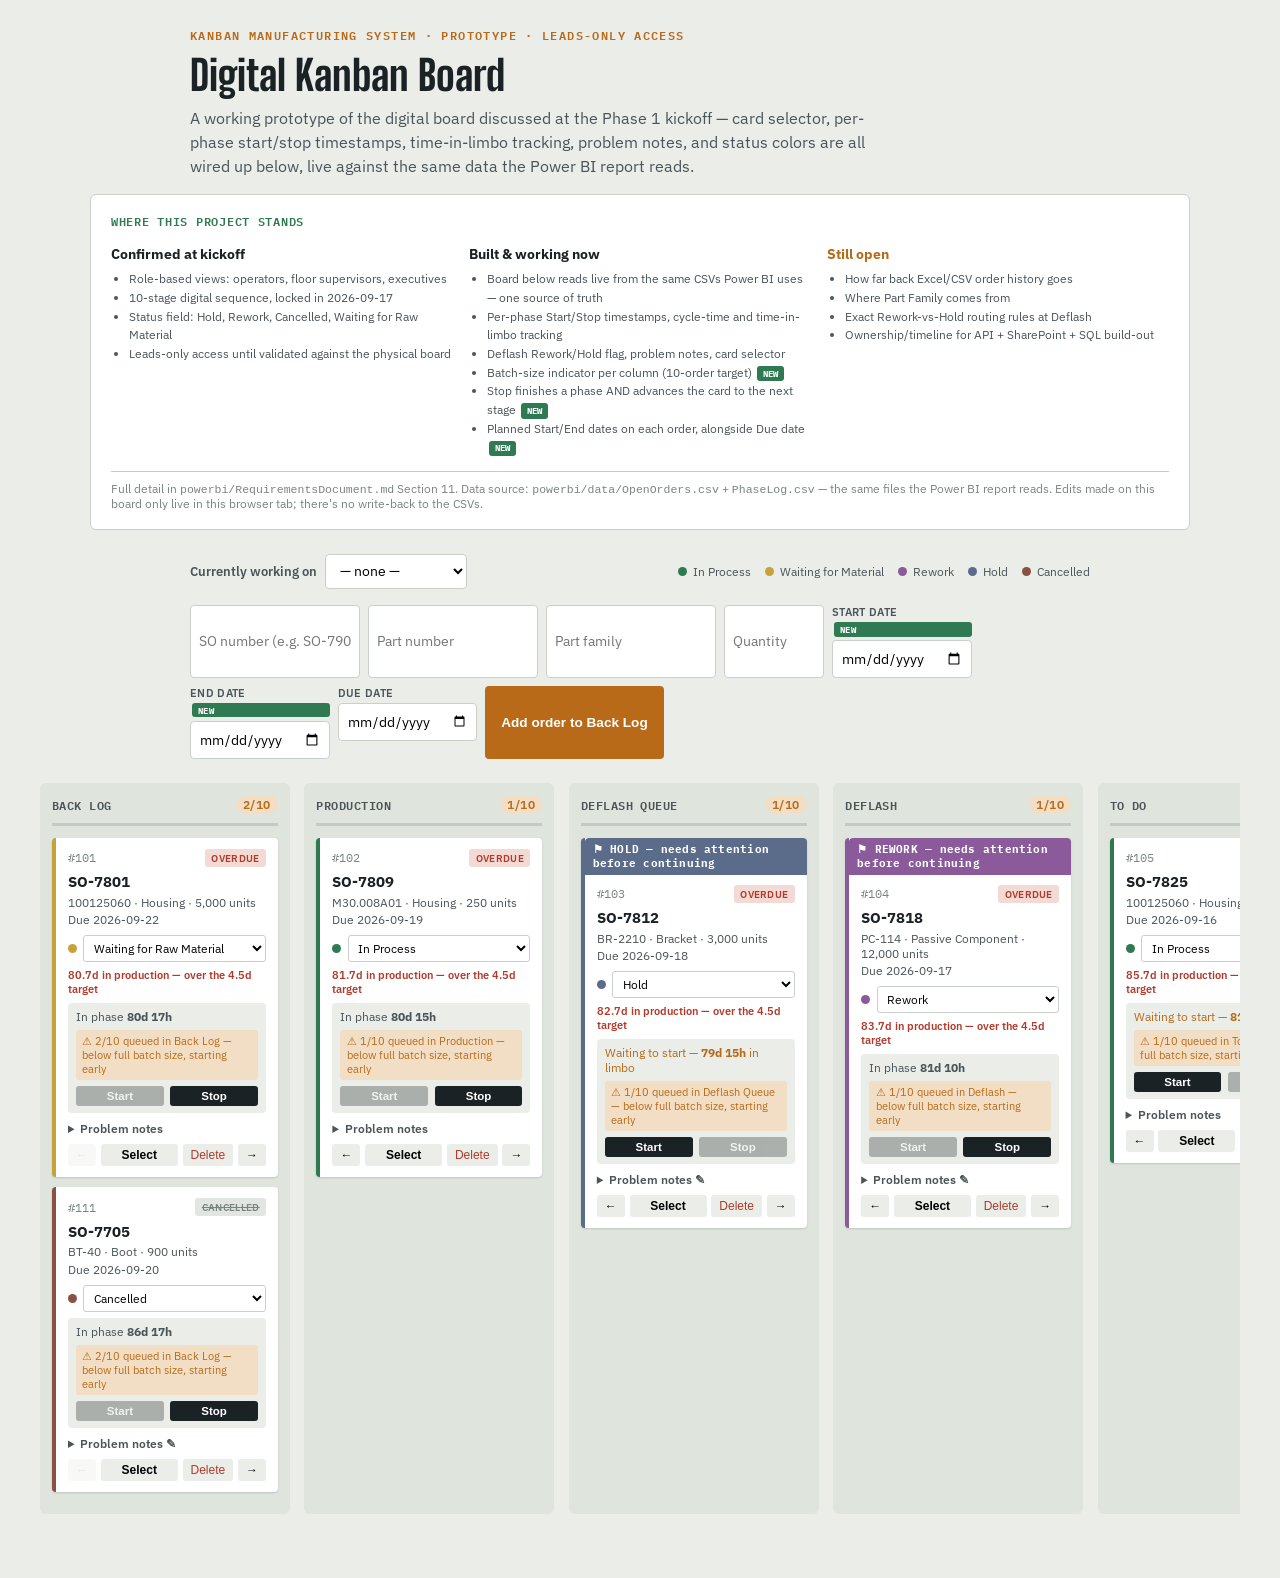
<file: index.html>
<!DOCTYPE html>
<html lang="en">
<head>
  <meta charset="UTF-8">
  <title>Kanban Manufacturing System Digital Board</title>
  <link rel="preconnect" href="https://fonts.googleapis.com">
  <link rel="stylesheet" href="https://fonts.googleapis.com/css2?family=Big+Shoulders+Display:wght@700;800&family=IBM+Plex+Sans:wght@400;500;600&family=IBM+Plex+Mono:wght@500;600&display=swap">
  <link rel="stylesheet" href="styles.css">
</head>
<body>

  <header>
    <span class="eyebrow">Kanban Manufacturing System &middot; Prototype &middot; Leads-only access</span>
    <h1>Digital Kanban Board</h1>
    <p>A working prototype of the digital board discussed at the Phase 1 kickoff &mdash; card selector, per-phase start/stop timestamps, time-in-limbo tracking, problem notes, and status colors are all wired up below, live against the same data the Power BI report reads.</p>
  </header>

  <section class="status-panel">
    <h2>Where this project stands</h2>
    <div class="status-cols">
      <div class="status-col">
        <h3>Confirmed at kickoff</h3>
        <ul>
          <li>Role-based views: operators, floor supervisors, executives</li>
          <li>10-stage digital sequence, locked in 2026-09-17</li>
          <li>Status field: Hold, Rework, Cancelled, Waiting for Raw Material</li>
          <li>Leads-only access until validated against the physical board</li>
        </ul>
      </div>
      <div class="status-col">
        <h3>Built &amp; working now</h3>
        <ul>
          <li>Board below reads live from the same CSVs Power BI uses &mdash; one source of truth</li>
          <li>Per-phase Start/Stop timestamps, cycle-time and time-in-limbo tracking</li>
          <li>Deflash Rework/Hold flag, problem notes, card selector</li>
          <li>Batch-size indicator per column (10-order target) <span class="new-badge">NEW</span></li>
          <li>Stop finishes a phase AND advances the card to the next stage <span class="new-badge">NEW</span></li>
          <li>Planned Start/End dates on each order, alongside Due date <span class="new-badge">NEW</span></li>
        </ul>
      </div>
      <div class="status-col open">
        <h3>Still open</h3>
        <ul>
          <li>How far back Excel/CSV order history goes</li>
          <li>Where Part Family comes from</li>
          <li>Exact Rework-vs-Hold routing rules at Deflash</li>
          <li>Ownership/timeline for API + SharePoint + SQL build-out</li>
        </ul>
      </div>
    </div>
    <p class="status-footnote">Full detail in <code>powerbi/RequirementsDocument.md</code> Section 11. Data source: <code>powerbi/data/OpenOrders.csv</code> + <code>PhaseLog.csv</code> &mdash; the same files the Power BI report reads. Edits made on this board only live in this browser tab; there's no write-back to the CSVs.</p>
  </section>

<div class="toolbar">
    <label class="selector-label">
      Currently working on
      <select id="card-selector"><option value="">— none —</option></select>
    </label>

    <div class="legend">
      <span class="legend-item"><span class="dot" style="background:#2f7a52"></span>In Process</span>
      <span class="legend-item"><span class="dot" style="background:#c9a13b"></span>Waiting for Material</span>
      <span class="legend-item"><span class="dot" style="background:#8a5a9a"></span>Rework</span>
      <span class="legend-item"><span class="dot" style="background:#5a6c8a"></span>Hold</span>
      <span class="legend-item"><span class="dot" style="background:#8a5044"></span>Cancelled</span>
    </div>
  </div>

  <form id="add-task-form">
    <input type="text" id="new-so" placeholder="SO number (e.g. SO-7900)" required>
    <input type="text" id="new-part-number" placeholder="Part number">
    <input type="text" id="new-part-family" placeholder="Part family">
    <input type="number" id="new-quantity" placeholder="Quantity" min="0">
    <label class="form-date-label">Start date <span class="new-badge">NEW</span><input type="date" id="new-start-date"></label>
    <label class="form-date-label">End date <span class="new-badge">NEW</span><input type="date" id="new-end-date"></label>
    <label class="form-date-label">Due date<input type="date" id="new-due-date" required></label>
    <button type="submit">Add order to Back Log</button>
  </form>

  <main id="board"></main>

  <script src="script.js"></script>
</body>
</html>
</file>
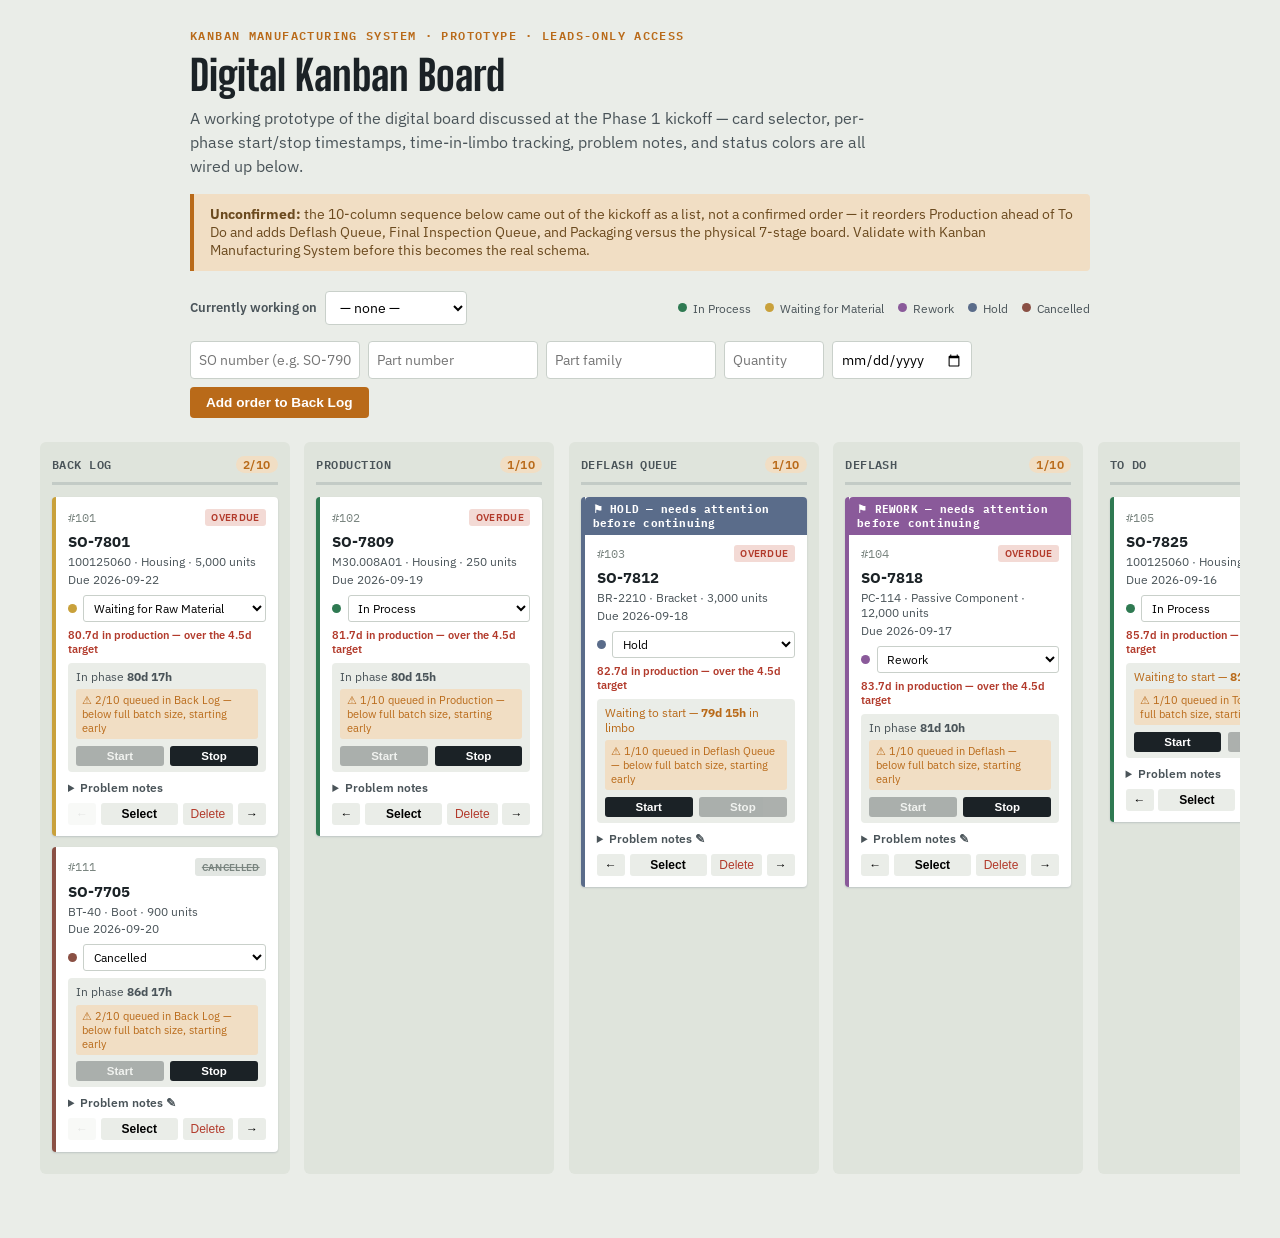
<file: index-original.html>
<!--
  Preserved starter snapshot — this is the original Digital Kanban
  Board layout from before the 2026-09-17/19 updates (status panel,
  CSV wiring, batch-size warnings, start/end date fields, etc.).
  Kept as-is because it's a clean, simple starting example. It shares
  the live script.js/styles.css, so the board itself is fully
  functional — only this page's header/banner markup is the original.
  See index.html for the current version.
-->
<!DOCTYPE html>
<html lang="en">
<head>
  <meta charset="UTF-8">
  <title>Kanban Manufacturing System Digital Board</title>
  <link rel="preconnect" href="https://fonts.googleapis.com">
  <link rel="stylesheet" href="https://fonts.googleapis.com/css2?family=Big+Shoulders+Display:wght@700;800&family=IBM+Plex+Sans:wght@400;500;600&family=IBM+Plex+Mono:wght@500;600&display=swap">
  <link rel="stylesheet" href="styles.css">
</head>
<body>

  <header>
    <span class="eyebrow">Kanban Manufacturing System &middot; Prototype &middot; Leads-only access</span>
    <h1>Digital Kanban Board</h1>
    <p>A working prototype of the digital board discussed at the Phase 1 kickoff &mdash; card selector, per-phase start/stop timestamps, time-in-limbo tracking, problem notes, and status colors are all wired up below.</p>
  </header>

  <div class="banner">
    <strong>Unconfirmed:</strong> the 10-column sequence below came out of the kickoff as a list, not a confirmed order &mdash; it reorders Production ahead of To Do and adds Deflash Queue, Final Inspection Queue, and Packaging versus the physical 7-stage board. Validate with Kanban Manufacturing System before this becomes the real schema.
  </div>

  <div class="toolbar">
    <label class="selector-label">
      Currently working on
      <select id="card-selector"><option value="">— none —</option></select>
    </label>

    <div class="legend">
      <span class="legend-item"><span class="dot" style="background:#2f7a52"></span>In Process</span>
      <span class="legend-item"><span class="dot" style="background:#c9a13b"></span>Waiting for Material</span>
      <span class="legend-item"><span class="dot" style="background:#8a5a9a"></span>Rework</span>
      <span class="legend-item"><span class="dot" style="background:#5a6c8a"></span>Hold</span>
      <span class="legend-item"><span class="dot" style="background:#8a5044"></span>Cancelled</span>
    </div>
  </div>

  <form id="add-task-form">
    <input type="text" id="new-so" placeholder="SO number (e.g. SO-7900)" required>
    <input type="text" id="new-part-number" placeholder="Part number">
    <input type="text" id="new-part-family" placeholder="Part family">
    <input type="number" id="new-quantity" placeholder="Quantity" min="0">
    <input type="date" id="new-due-date" required>
    <button type="submit">Add order to Back Log</button>
  </form>

  <main id="board"></main>

  <script src="script.js"></script>
</body>
</html>
</file>
<file: styles.css>
:root {
  --paper: #EAEDE8;
  --paper-raised: #FFFFFF;
  --ink: #1B2226;
  --ink-soft: #4A5459;
  --ink-muted: #7A8580;
  --steel-line: #C3CBC6;
  --amber: #B96A19;
  --amber-soft: #F1DEC4;
  --card-border: #C9D0CA;
  --good: #2F7A52;
  --critical: #B23A2B;
  --critical-soft: #F3DAD5;
}

* { box-sizing: border-box; }

body {
  font-family: "IBM Plex Sans", Arial, Helvetica, sans-serif;
  background: var(--paper);
  margin: 0;
  padding: 1.5rem clamp(1rem, 4vw, 2.5rem) 3rem;
  color: var(--ink);
}

header {
  max-width: 900px;
  margin: 0 auto 1rem;
}

.eyebrow {
  font-family: "IBM Plex Mono", monospace;
  font-size: 0.72rem;
  font-weight: 600;
  letter-spacing: 0.12em;
  text-transform: uppercase;
  color: var(--amber);
}

header h1 {
  font-family: "Big Shoulders Display", sans-serif;
  font-weight: 800;
  font-size: clamp(1.9rem, 4.5vw, 2.6rem);
  margin: 0.3rem 0 0.4rem;
  text-wrap: balance;
}

header p {
  margin: 0;
  color: var(--ink-soft);
  max-width: 68ch;
  line-height: 1.5;
}

.banner {
  max-width: 900px;
  margin: 0 auto 1.25rem;
  background: var(--amber-soft);
  border-left: 4px solid var(--amber);
  padding: 0.7rem 1rem;
  font-size: 0.85rem;
  color: #6b4a1f;
  border-radius: 0 4px 4px 0;
}

.status-panel {
  max-width: 1100px;
  margin: 0 auto 1.5rem;
  background: var(--paper-raised);
  border: 1px solid var(--card-border);
  border-radius: 6px;
  padding: 1rem 1.25rem 1.1rem;
}

.status-panel h2 {
  font-family: "IBM Plex Mono", monospace;
  font-size: 0.75rem;
  font-weight: 600;
  letter-spacing: 0.06em;
  text-transform: uppercase;
  color: var(--good);
  margin: 0 0 0.85rem;
}

.status-cols {
  display: grid;
  grid-template-columns: repeat(auto-fit, minmax(220px, 1fr));
  gap: 1rem;
}

.status-col h3 {
  margin: 0 0 0.4rem;
  font-size: 0.85rem;
  color: var(--ink);
}

.status-col ul {
  margin: 0;
  padding-left: 1.1rem;
  font-size: 0.78rem;
  color: var(--ink-soft);
  line-height: 1.5;
}

.status-col.open h3 { color: var(--amber); }

.new-badge {
  display: inline-block;
  font-family: "IBM Plex Mono", monospace;
  font-size: 0.58rem;
  font-weight: 700;
  letter-spacing: 0.04em;
  color: white;
  background: var(--good);
  border-radius: 3px;
  padding: 0.05rem 0.35rem;
  vertical-align: middle;
  margin-left: 0.15rem;
}

.status-footnote {
  margin: 0.9rem 0 0;
  font-size: 0.72rem;
  color: var(--ink-muted);
  border-top: 1px solid var(--steel-line);
  padding-top: 0.6rem;
}

.toolbar {
  max-width: 900px;
  margin: 0 auto 1rem;
  display: flex;
  flex-wrap: wrap;
  align-items: center;
  justify-content: space-between;
  gap: 0.75rem;
}

.selector-label {
  display: flex;
  align-items: center;
  gap: 0.5rem;
  font-size: 0.82rem;
  font-weight: 600;
  color: var(--ink-soft);
}

.selector-label select {
  padding: 0.4rem 0.6rem;
  border: 1px solid var(--card-border);
  border-radius: 4px;
  font-family: inherit;
  font-size: 0.85rem;
  background: white;
}

.legend {
  display: flex;
  flex-wrap: wrap;
  gap: 0.4rem 0.9rem;
  font-size: 0.78rem;
  color: var(--ink-soft);
}

.legend-item {
  display: flex;
  align-items: center;
  gap: 0.35rem;
}

.dot {
  width: 9px;
  height: 9px;
  border-radius: 50%;
  display: inline-block;
  flex-shrink: 0;
}

#add-task-form {
  max-width: 900px;
  margin: 0 auto 1.5rem;
  display: flex;
  flex-wrap: wrap;
  gap: 0.5rem;
}

#add-task-form input {
  padding: 0.5rem;
  border: 1px solid var(--card-border);
  border-radius: 4px;
  font-family: inherit;
  font-size: 0.85rem;
}

#add-task-form input[type="text"] { width: 170px; }
#add-task-form input[type="number"] { width: 100px; }

.form-date-label {
  display: flex;
  flex-direction: column;
  gap: 0.2rem;
  font-size: 0.68rem;
  font-weight: 600;
  color: var(--ink-soft);
  text-transform: uppercase;
  letter-spacing: 0.03em;
}

#add-task-form button {
  padding: 0.5rem 1rem;
  border: none;
  border-radius: 4px;
  background: var(--amber);
  color: white;
  cursor: pointer;
  font-weight: 600;
  font-size: 0.85rem;
}

#board {
  display: flex;
  gap: 0.9rem;
  overflow-x: auto;
  padding-bottom: 1rem;
}

.column {
  background: #DFE4DC;
  border-radius: 6px;
  padding: 0.75rem;
  width: 250px;
  min-width: 250px;
  flex-shrink: 0;
}

.column h2 {
  font-family: "IBM Plex Mono", monospace;
  font-size: 0.72rem;
  font-weight: 600;
  letter-spacing: 0.04em;
  text-transform: uppercase;
  margin: 0 0 0.75rem;
  color: var(--ink-soft);
  display: flex;
  align-items: center;
  justify-content: space-between;
  border-bottom: 3px solid var(--steel-line);
  padding-bottom: 0.5rem;
}

.column h2 .count {
  font-family: "IBM Plex Sans", sans-serif;
  color: var(--ink);
  background: var(--paper-raised);
  border-radius: 10px;
  padding: 0.05rem 0.45rem;
  font-size: 0.72rem;
}

.column h2 .count.batch-low { color: var(--amber); background: var(--amber-soft); }
.column h2 .count.batch-ready { color: var(--good); background: #DCEAE0; }

.batch-warning {
  font-size: 0.68rem;
  color: var(--amber);
  background: var(--amber-soft);
  border-radius: 3px;
  padding: 0.25rem 0.4rem;
  margin: 0 0 0.4rem;
}

.task-card {
  background: var(--paper-raised);
  border-radius: 4px;
  border-left: 4px solid var(--card-border);
  padding: 0.7rem 0.75rem;
  margin-bottom: 0.65rem;
  box-shadow: 0 1px 2px rgba(9, 30, 66, 0.15);
}

.task-card.active-card {
  outline: 2px solid var(--amber);
  outline-offset: 1px;
}

.deflash-flag {
  font-family: "IBM Plex Mono", monospace;
  font-size: 0.68rem;
  font-weight: 700;
  letter-spacing: 0.02em;
  padding: 0.3rem 0.5rem;
  margin: -0.7rem -0.75rem 0.6rem;
  border-radius: 4px 4px 0 0;
}

.deflash-flag.rework { background: #8a5a9a; color: white; }
.deflash-flag.hold { background: #5a6c8a; color: white; }

.card-top {
  display: flex;
  justify-content: space-between;
  align-items: center;
  margin-bottom: 0.3rem;
}

.card-id {
  font-family: "IBM Plex Mono", monospace;
  font-size: 0.72rem;
  color: var(--ink-muted);
}

.due-badge {
  font-size: 0.65rem;
  font-weight: 600;
  text-transform: uppercase;
  letter-spacing: 0.03em;
  padding: 0.12rem 0.4rem;
  border-radius: 3px;
}

.due-ontrack { background: #DCEAE0; color: var(--good); }
.due-soon { background: var(--amber-soft); color: var(--amber); }
.due-overdue { background: var(--critical-soft); color: var(--critical); }
.due-done { background: #E2E6E2; color: var(--ink-muted); }
.due-cancelled { background: #E2E6E2; color: var(--ink-muted); text-decoration: line-through; }

.task-card h3 {
  margin: 0 0 0.2rem;
  font-size: 0.95rem;
}

.task-card .meta {
  margin: 0 0 0.15rem;
  font-size: 0.76rem;
  color: var(--ink-soft);
}

.status-row {
  display: flex;
  align-items: center;
  gap: 0.4rem;
  margin: 0.5rem 0 0.4rem;
}

.status-row select {
  flex: 1;
  padding: 0.25rem 0.35rem;
  border: 1px solid var(--card-border);
  border-radius: 3px;
  font-size: 0.76rem;
  font-family: inherit;
  background: white;
}

.cycle-note {
  font-size: 0.7rem;
  color: var(--ink-muted);
  margin: 0 0 0.4rem;
}

.cycle-note.over {
  color: var(--critical);
  font-weight: 600;
}

.phase-block {
  background: var(--paper);
  border-radius: 4px;
  padding: 0.4rem 0.5rem;
  margin-bottom: 0.5rem;
}

.phase-timer {
  font-size: 0.72rem;
  color: var(--ink-soft);
  margin-bottom: 0.35rem;
}

.phase-timer .limbo {
  color: var(--amber);
}

.phase-actions {
  display: flex;
  gap: 0.4rem;
}

.phase-actions button {
  flex: 1;
  border: none;
  border-radius: 3px;
  padding: 0.25rem;
  font-size: 0.72rem;
  font-weight: 600;
  cursor: pointer;
  background: var(--ink);
  color: white;
}

.phase-actions button:disabled {
  opacity: 0.3;
  cursor: default;
}

.notes-toggle {
  margin-bottom: 0.5rem;
}

.notes-toggle summary {
  font-size: 0.72rem;
  font-weight: 600;
  color: var(--ink-soft);
  cursor: pointer;
}

.notes-field {
  width: 100%;
  margin-top: 0.4rem;
  padding: 0.4rem;
  border: 1px solid var(--card-border);
  border-radius: 3px;
  font-family: inherit;
  font-size: 0.76rem;
  resize: vertical;
  min-height: 44px;
}

.card-actions {
  display: flex;
  justify-content: space-between;
  align-items: center;
  gap: 0.3rem;
}

.card-actions button {
  border: none;
  background: var(--paper);
  border-radius: 3px;
  padding: 0.25rem 0.5rem;
  cursor: pointer;
  font-size: 0.75rem;
}

.card-actions .select-btn {
  flex: 1;
  font-weight: 600;
}

.card-actions .delete-btn {
  color: var(--critical);
}

.card-actions button:disabled {
  opacity: 0.3;
  cursor: default;
}

@media (max-width: 620px) {
  .column { width: 220px; min-width: 220px; }
}
</file>
